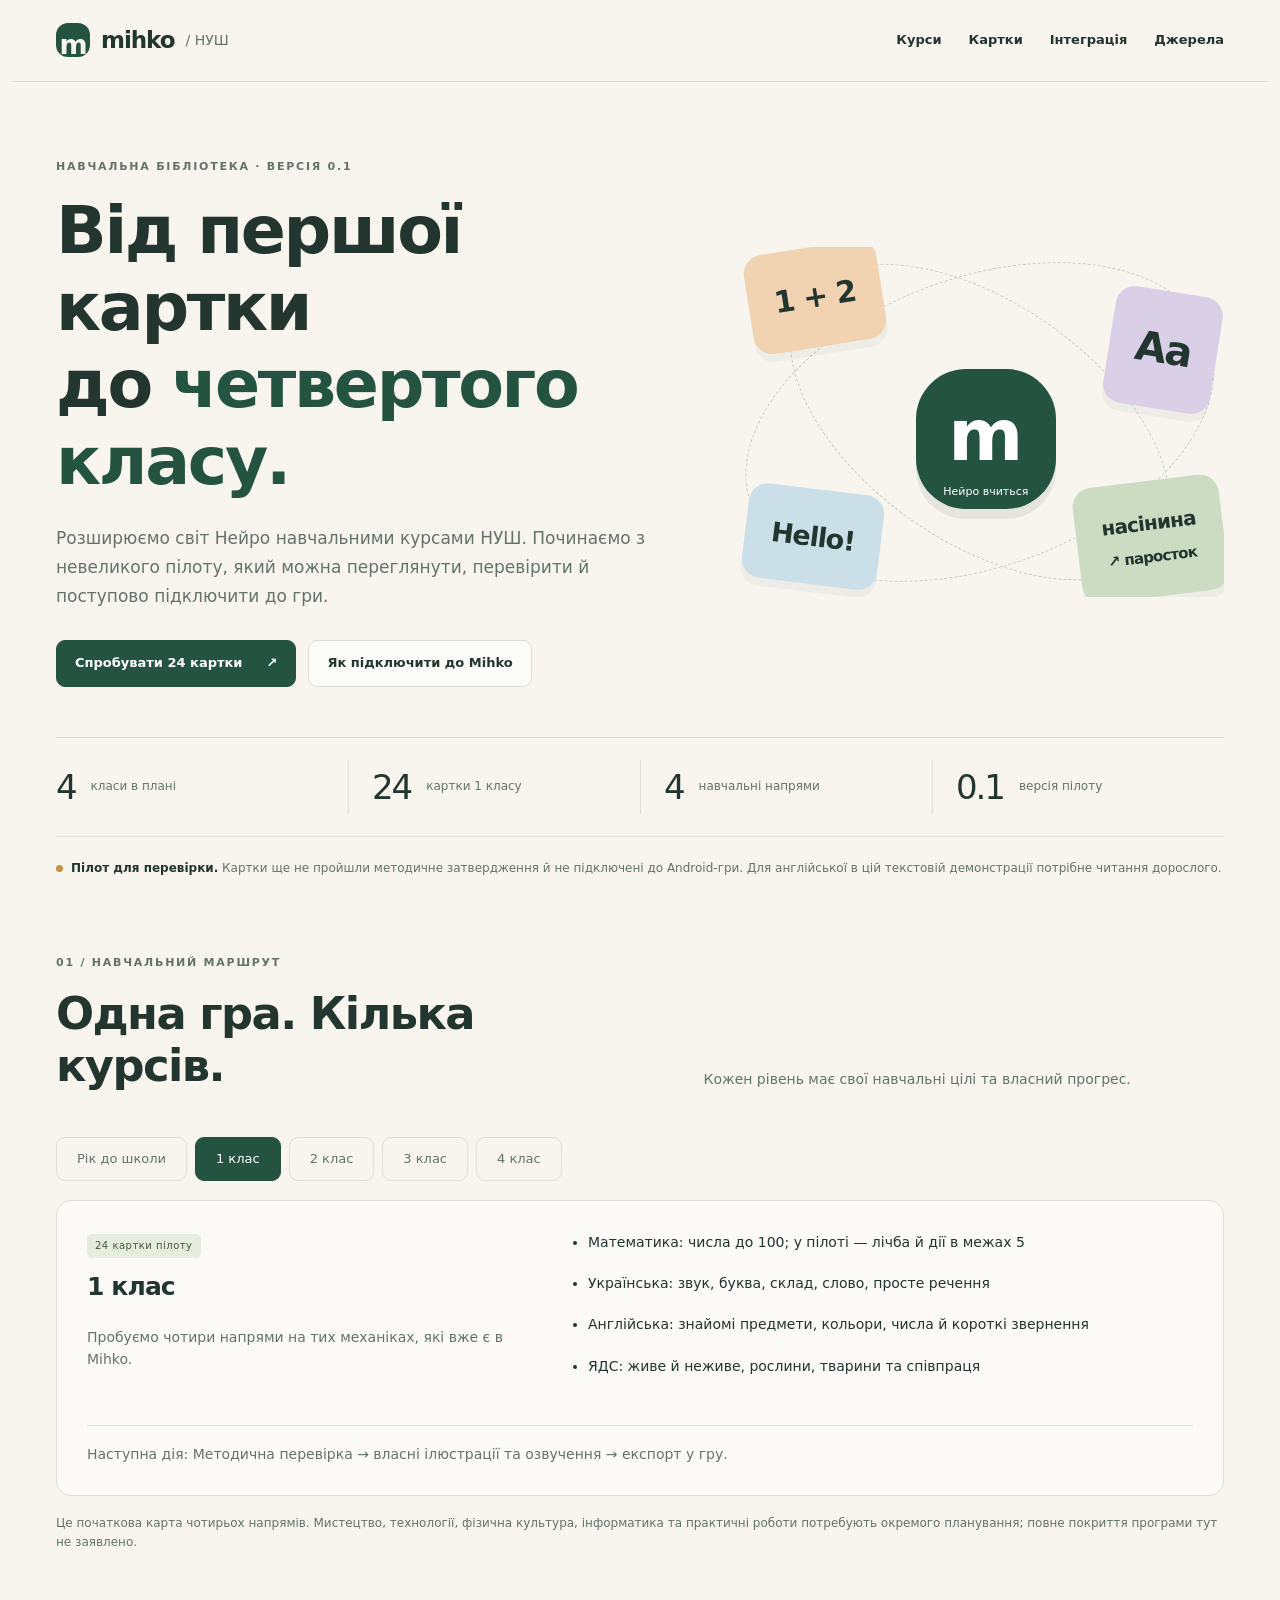
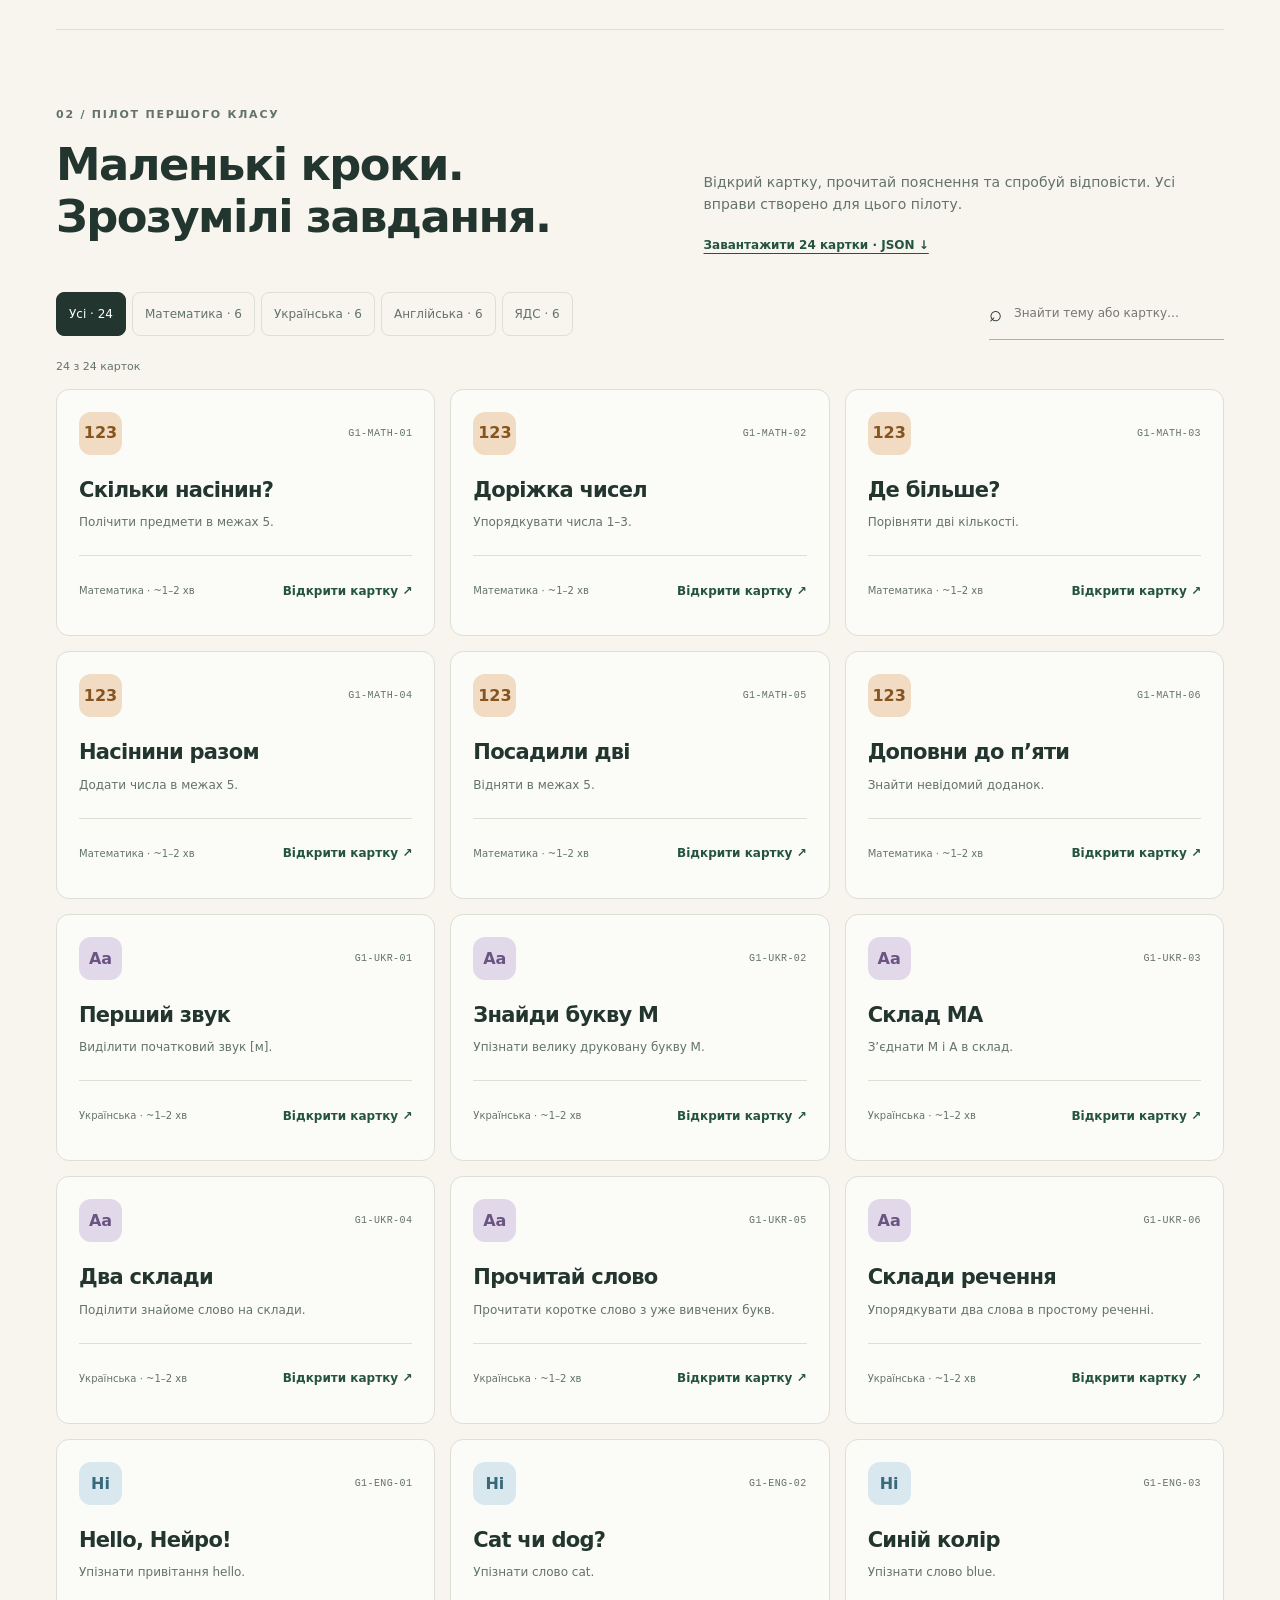
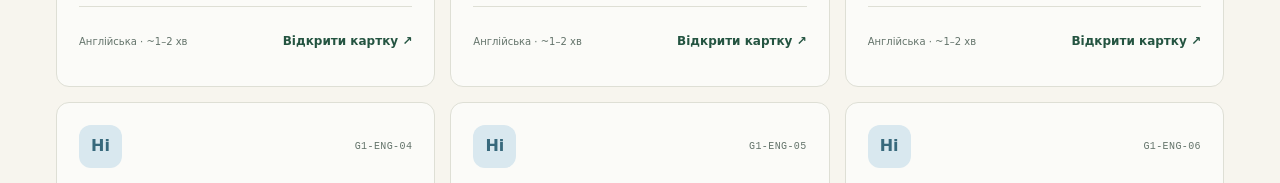
<file: index.html>
<!doctype html><html lang="uk"><meta charset="utf-8"><meta name="viewport" content="width=device-width,initial-scale=1"><meta http-equiv="refresh" content="0;url=./nush/"><title>Mihko · НУШ</title><a href="./nush/">Відкрити НУШ у Mihko →</a></html>
</file>
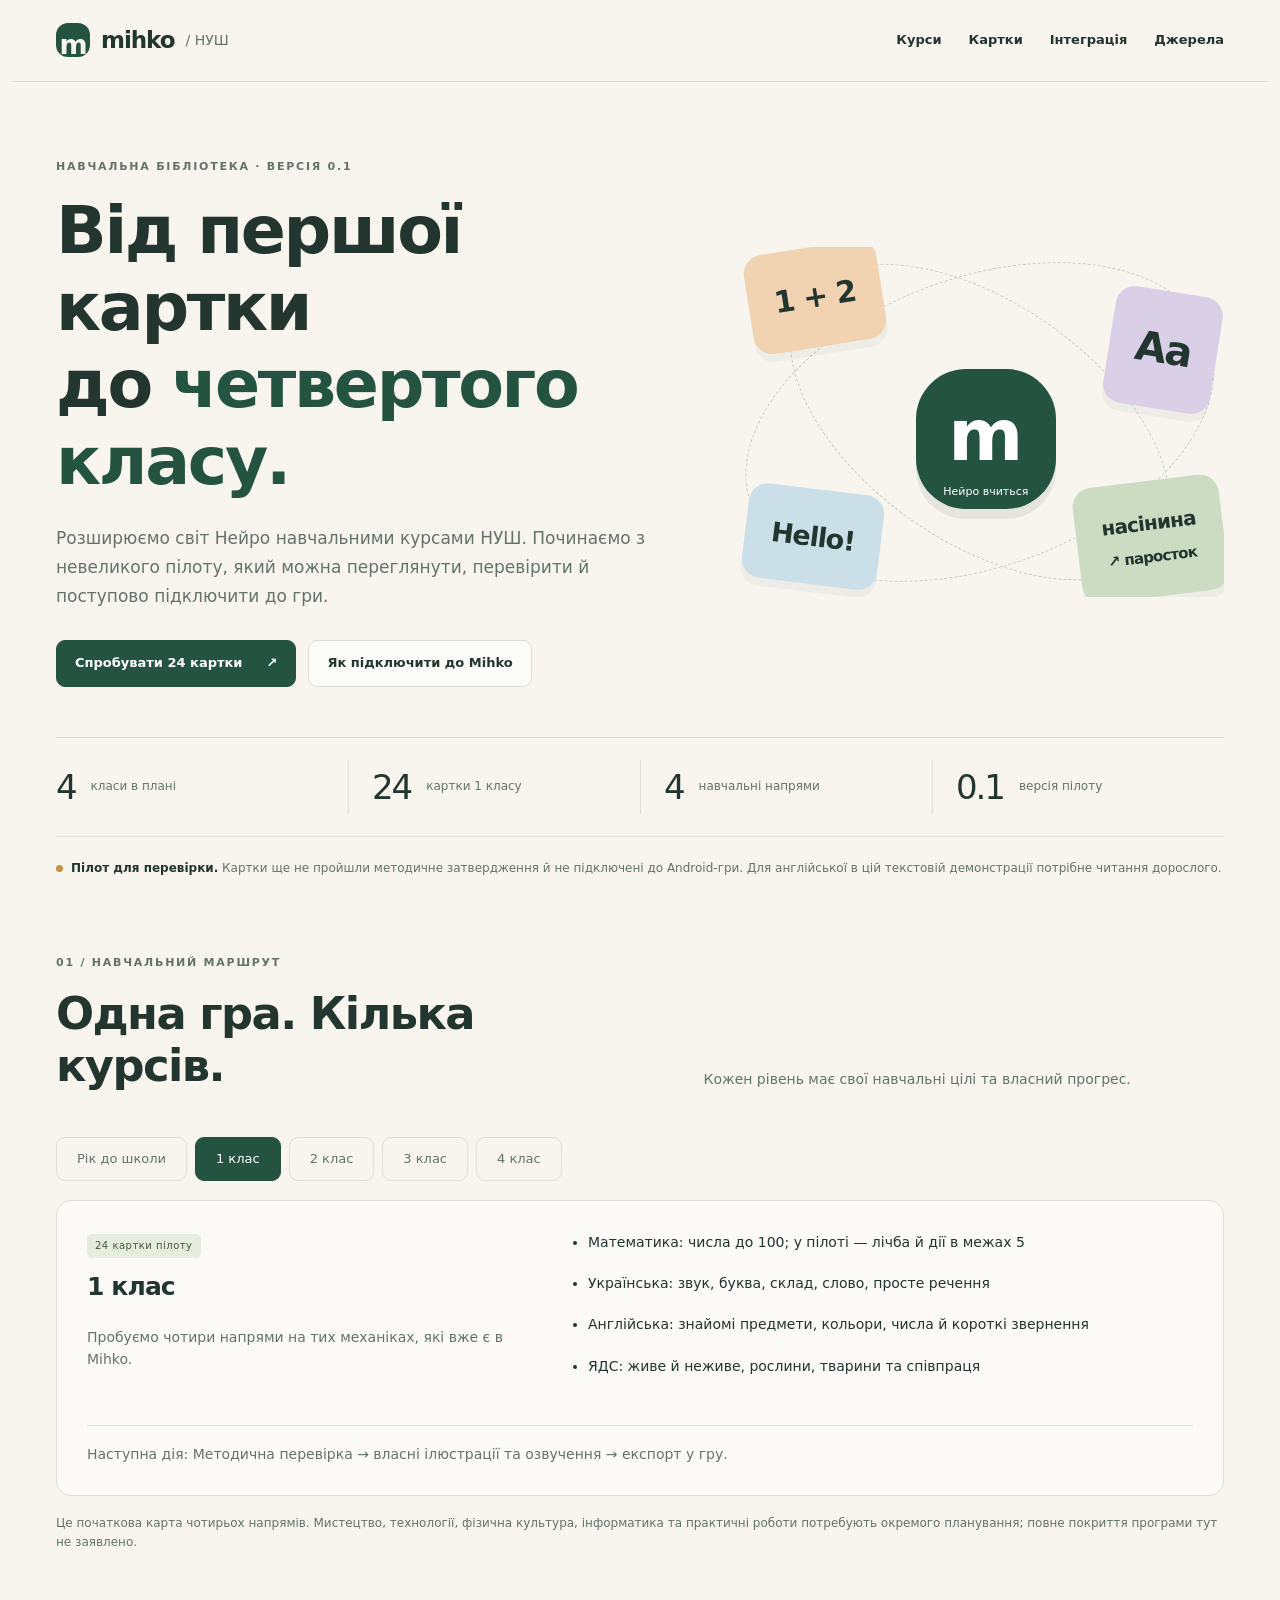
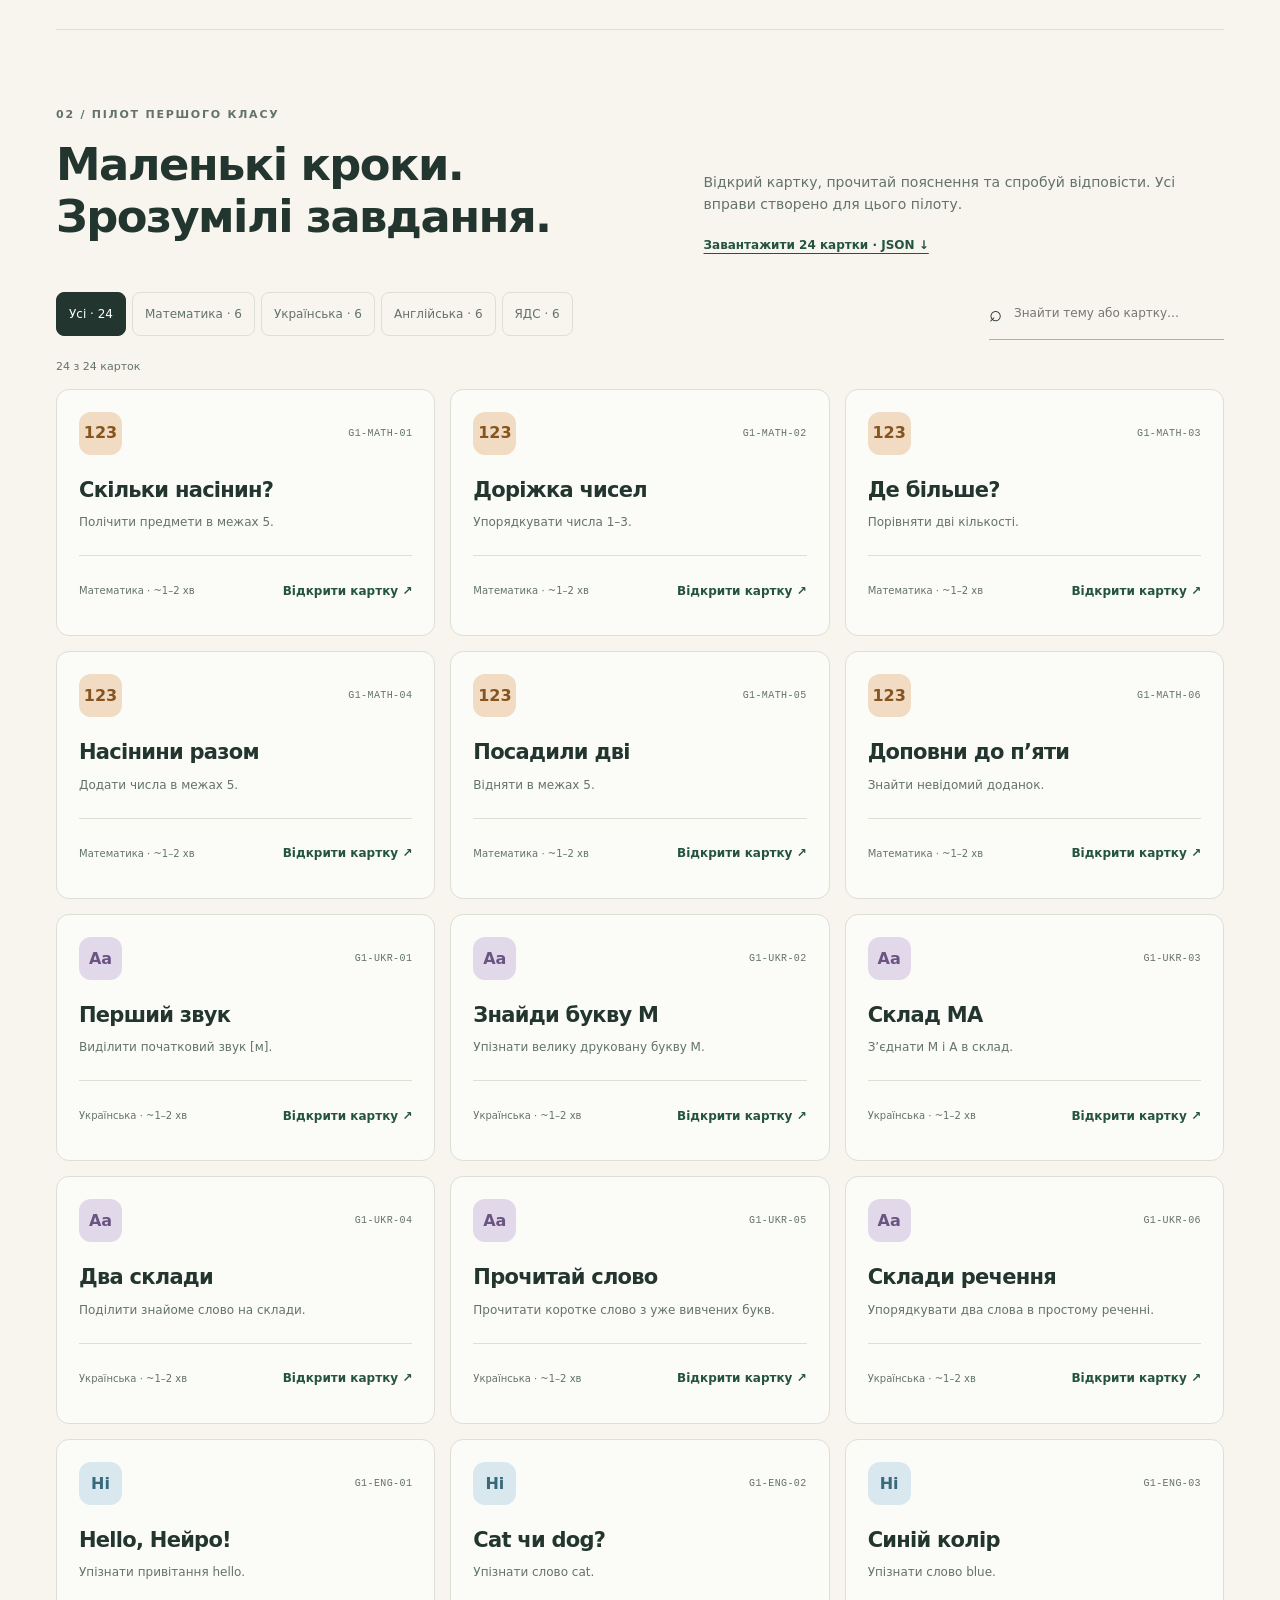
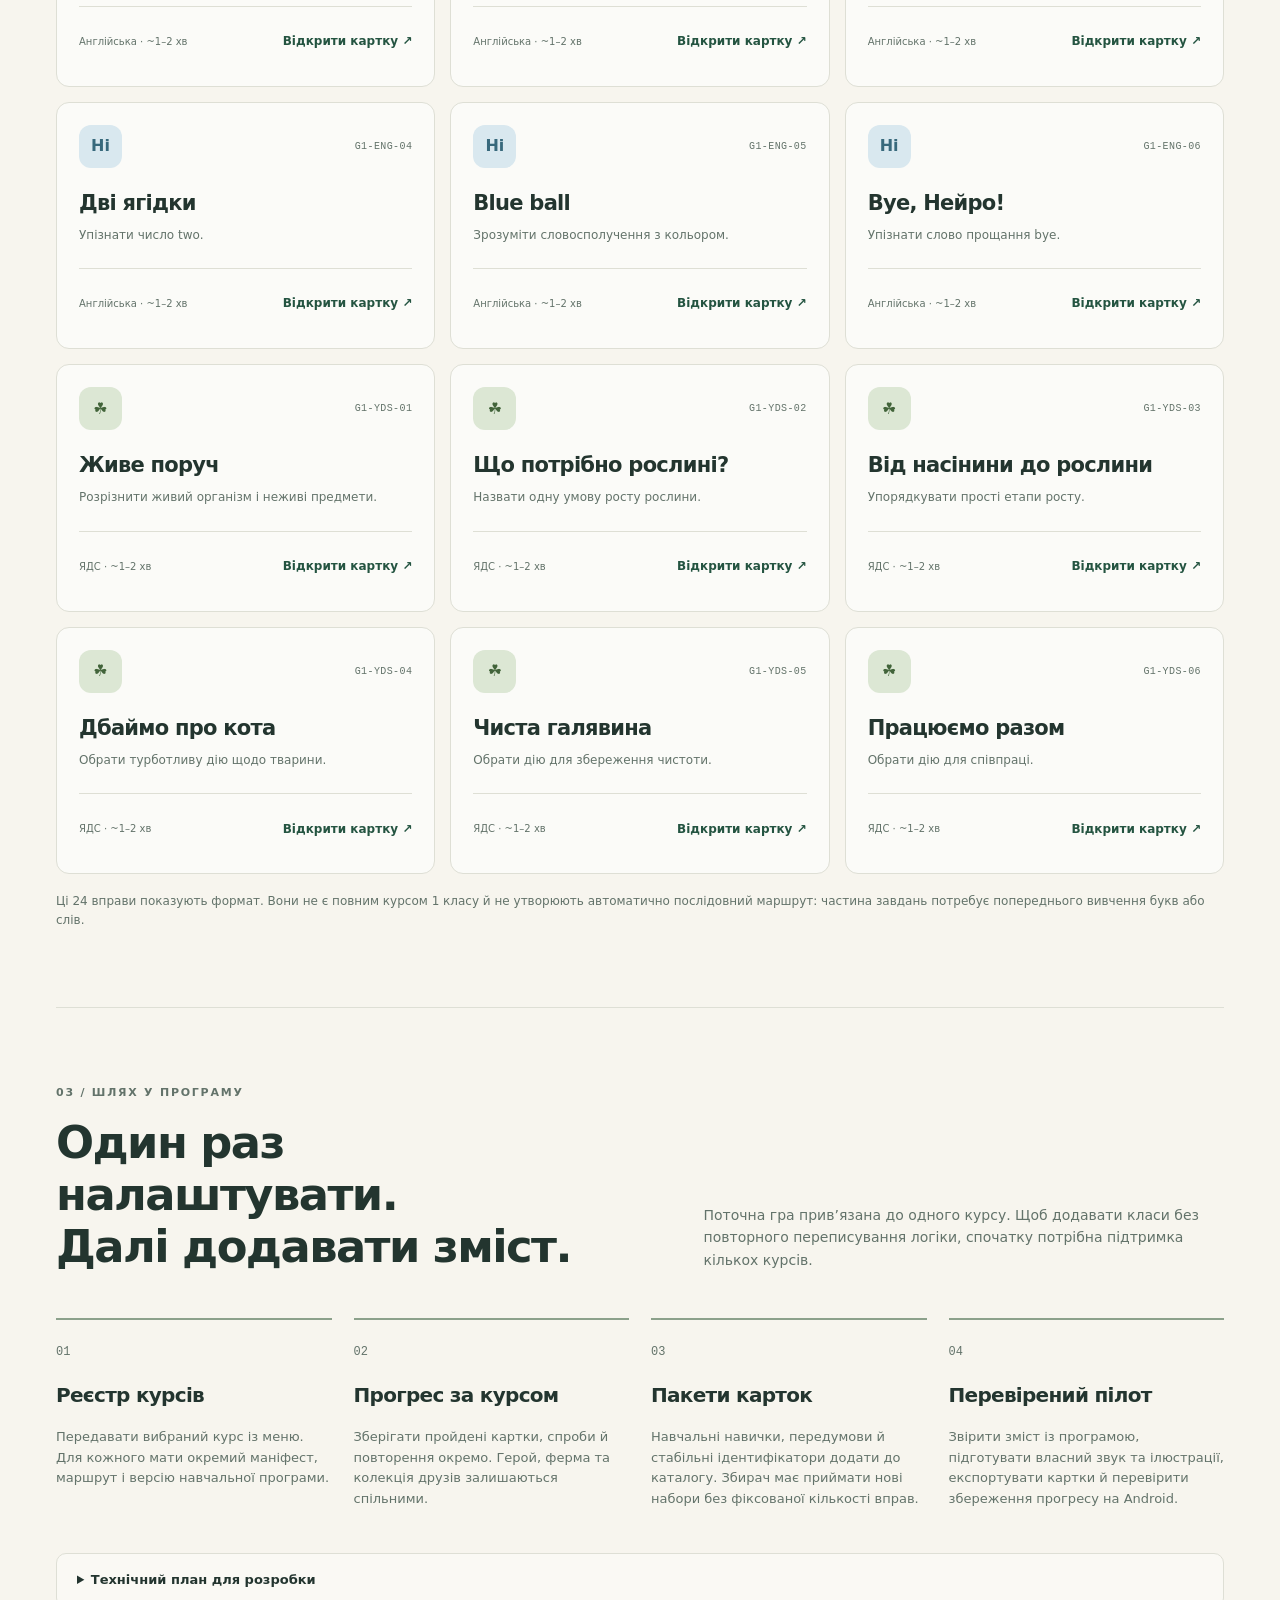
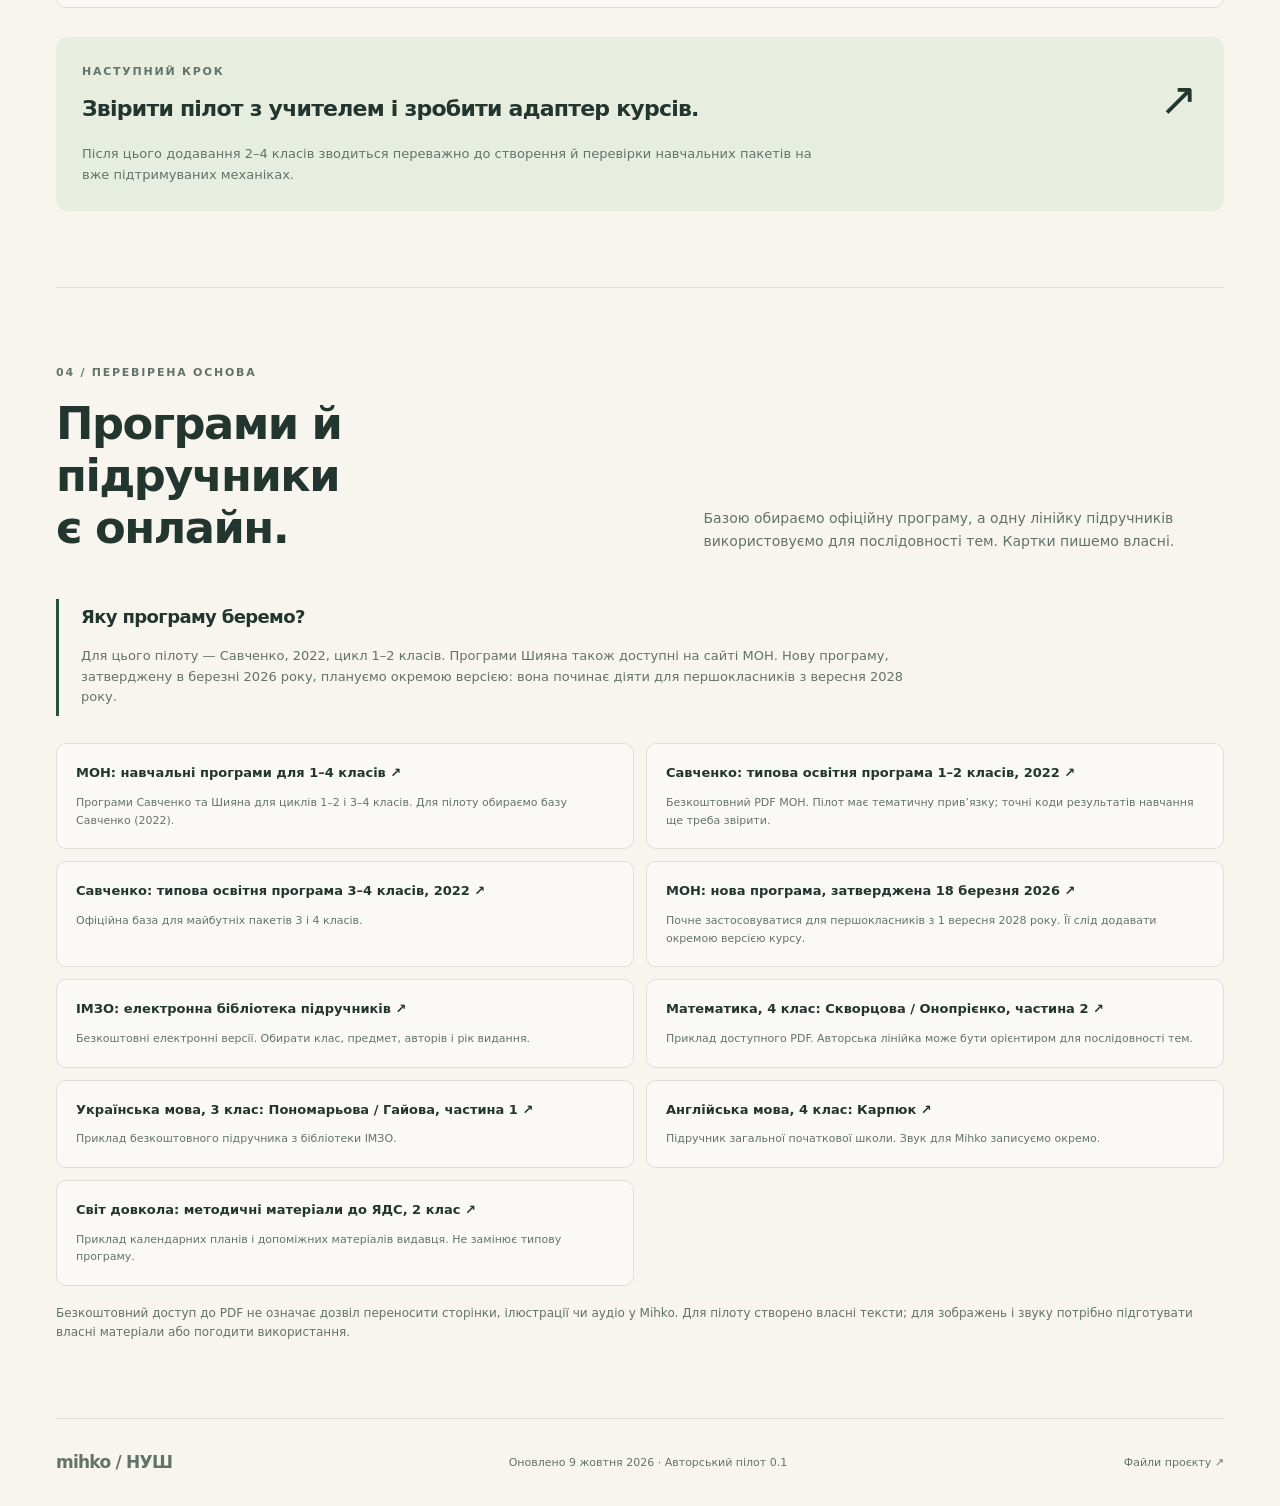
<file: nush/index.html>
<!doctype html>
<html lang="uk">
<head>
<meta charset="utf-8"><meta name="viewport" content="width=device-width, initial-scale=1">
<meta name="theme-color" content="#f6f3eb">
<title>НУШ у Mihko — від першої картки до 4 класу</title>
<meta name="description" content="План розвитку Mihko для 1–4 класів, офіційні джерела НУШ і 24 авторські картки пілоту 1 класу.">
<link rel="stylesheet" href="styles.css"><script src="app.js" defer></script>
</head>
<body>
<a class="skip" href="#main">Перейти до вмісту</a>
<header class="topbar"><a class="brand" href="./"><span class="brand-mark">m</span>mihko <span class="brand-section">/ НУШ</span></a><nav aria-label="Розділи"><a href="#courses">Курси</a><a href="#pilot">Картки</a><a href="#integration">Інтеграція</a><a href="#sources">Джерела</a></nav></header>
<main id="main">
<section class="hero">
<div><p class="eyebrow">Навчальна бібліотека · версія 0.1</p><h1>Від першої картки<br>до <span>четвертого класу.</span></h1><p class="lead">Розширюємо світ Нейро навчальними курсами НУШ. Починаємо з невеликого пілоту, який можна переглянути, перевірити й поступово підключити до гри.</p><div class="hero-actions"><a class="button primary" href="#pilot">Спробувати 24 картки <span aria-hidden="true">↗</span></a><a class="button secondary" href="#integration">Як підключити до Mihko</a></div></div>
<div class="hero-art" aria-hidden="true"><div class="orbit orbit-one"></div><div class="orbit orbit-two"></div><div class="tile tile-math">1 + 2</div><div class="tile tile-ua">Аа</div><div class="tile tile-en">Hello!</div><div class="tile tile-world">насінина<br><span>↗ паросток</span></div><div class="center-token">m<span>Нейро вчиться</span></div></div>
</section>
<div class="facts"><div><strong>4</strong><span>класи в плані</span></div><div><strong>24</strong><span>картки 1 класу</span></div><div><strong>4</strong><span>навчальні напрями</span></div><div><strong>0.1</strong><span>версія пілоту</span></div></div>
<p class="status-note"><span class="status-dot"></span><strong>Пілот для перевірки.</strong> Картки ще не пройшли методичне затвердження й не підключені до Android-гри. Для англійської в цій текстовій демонстрації потрібне читання дорослого.</p>

<section id="courses" class="section">
<div class="section-heading"><div><p class="eyebrow">01 / навчальний маршрут</p><h2>Одна гра. Кілька курсів.</h2></div><p>Кожен рівень має свої навчальні цілі та власний прогрес.</p></div>
<div id="course-tabs" class="course-tabs" role="tablist" aria-label="Оберіть курс"></div>
<div id="course-panel" class="course-panel" role="tabpanel" tabindex="0"></div>
<p class="muted">Це початкова карта чотирьох напрямів. Мистецтво, технології, фізична культура, інформатика та практичні роботи потребують окремого планування; повне покриття програми тут не заявлено.</p>
</section>

<section id="pilot" class="section">
<div class="section-heading"><div><p class="eyebrow">02 / пілот першого класу</p><h2>Маленькі кроки.<br>Зрозумілі завдання.</h2></div><div><p>Відкрий картку, прочитай пояснення та спробуй відповісти. Усі вправи створено для цього пілоту.</p><a class="download" href="pilot.json" download="mihko-grade1-pilot.json">Завантажити 24 картки · JSON ↓</a></div></div>
<div class="filters"><div id="subject-filters" class="subject-filters" role="group" aria-label="Навчальний напрям"></div><label class="search"><span aria-hidden="true">⌕</span><input id="search" type="search" placeholder="Знайти тему або картку…" aria-label="Пошук карток"></label></div>
<div class="result-line"><p id="result-count" role="status" aria-live="polite"></p><button id="reset-filters" class="text-button" type="button" hidden>Скинути фільтри</button></div>
<div id="cards" class="cards"></div><p id="empty" class="empty" hidden>Карток за цим запитом немає. Спробуй інший запит.</p>
<p class="muted">Ці 24 вправи показують формат. Вони не є повним курсом 1 класу й не утворюють автоматично послідовний маршрут: частина завдань потребує попереднього вивчення букв або слів.</p>
</section>

<section id="integration" class="section integration">
<div class="section-heading"><div><p class="eyebrow">03 / шлях у програму</p><h2>Один раз налаштувати.<br>Далі додавати зміст.</h2></div><p>Поточна гра прив’язана до одного курсу. Щоб додавати класи без повторного переписування логіки, спочатку потрібна підтримка кількох курсів.</p></div>
<div class="steps">
<article><span class="step-number">01</span><h3>Реєстр курсів</h3><p>Передавати вибраний курс із меню. Для кожного мати окремий маніфест, маршрут і версію навчальної програми.</p></article>
<article><span class="step-number">02</span><h3>Прогрес за курсом</h3><p>Зберігати пройдені картки, спроби й повторення окремо. Герой, ферма та колекція друзів залишаються спільними.</p></article>
<article><span class="step-number">03</span><h3>Пакети карток</h3><p>Навчальні навички, передумови й стабільні ідентифікатори додати до каталогу. Збирач має приймати нові набори без фіксованої кількості вправ.</p></article>
<article><span class="step-number">04</span><h3>Перевірений пілот</h3><p>Звірити зміст із програмою, підготувати власний звук та ілюстрації, експортувати картки й перевірити збереження прогресу на Android.</p></article>
</div>
<details class="technical"><summary>Технічний план для розробки</summary><div class="technical-body">
<p>Рекомендована структура: реєстр <code>courses</code>, окремі <code>manifest</code>, <code>route</code> та <code>curriculum</code> для кожного курсу. Прогрес — у <code>progressByCourse[courseId]</code>; активна пригода також зберігає свій <code>courseId</code>.</p>
<div class="table-wrap"><table><thead><tr><th>Зараз у Mihko</th><th>Одноразова зміна</th></tr></thead><tbody>
<tr><td><code>neuro_start.gd</code>: доступний лише «Рік до школи»</td><td>Передавати <code>courseId</code> і відкривати лише готові курси</td></tr>
<tr><td><code>game.gd</code>: один <code>data/course.json</code></td><td>Завантажувати пакет із реєстру курсів</td></tr>
<tr><td><code>course_state.gd</code>: прогрес і міграції для фіксованих маршрутів</td><td>Мігрувати дошкільний прогрес без зміни старих ID; ізолювати маршрути класів</td></tr>
<tr><td><code>build_course.py</code>, <code>card_compiler.py</code>: відомі набори й обмеження</td><td>Приймати новий маніфест, типи та метадані; перевіряти за версією схеми</td></tr>
<tr><td><code>build_parent_catalog.py</code>: фіксовані 107 карток</td><td>Формувати звіт за курсом і навичкою</td></tr>
</tbody></table></div>
<p>У пілоті використано вибір відповіді, лічбу та порядок. Вебперегляд показує ці дії кнопками; остаточний експорт має зберігати формат чинного рушія. <code>pilot.json</code> — формат авторського каталогу, його не можна просто замінити на <code>game3d/data/course.json</code>.</p>
<p>Нові ID мають вигляд <code>G1-MATH-01</code>. Передумови — посилання на картки плюс знання, зазначені в поясненні. Коди <code>skillId</code> тут внутрішні; це не офіційні коди МОН.</p>
<p>Для довільного письма, диктанту, усного мовлення й перевірки відкритої відповіді потрібні додаткові механіки. Готовність нового класу перевіряється перед відкриттям його кнопки в меню.</p>
</div></details>
<div class="next-step"><div><p class="eyebrow">Наступний крок</p><h3>Звірити пілот з учителем і зробити адаптер курсів.</h3><p>Після цього додавання 2–4 класів зводиться переважно до створення й перевірки навчальних пакетів на вже підтримуваних механіках.</p></div><span class="next-arrow" aria-hidden="true">↗</span></div>
</section>

<section id="sources" class="section">
<div class="section-heading"><div><p class="eyebrow">04 / перевірена основа</p><h2>Програми й підручники<br>є онлайн.</h2></div><p>Базою обираємо офіційну програму, а одну лінійку підручників використовуємо для послідовності тем. Картки пишемо власні.</p></div>
<div class="source-callout"><h3>Яку програму беремо?</h3><p>Для цього пілоту — Савченко, 2022, цикл 1–2 класів. Програми Шияна також доступні на сайті МОН. Нову програму, затверджену в березні 2026 року, плануємо окремою версією: вона починає діяти для першокласників з вересня 2028 року.</p></div>
<div id="source-list" class="source-list"></div>
<p class="muted">Безкоштовний доступ до PDF не означає дозвіл переносити сторінки, ілюстрації чи аудіо у Mihko. Для пілоту створено власні тексти; для зображень і звуку потрібно підготувати власні матеріали або погодити використання.</p>
</section>
<footer><a class="brand" href="./">mihko / НУШ</a><span>Оновлено 9 жовтня 2026 · Авторський пілот 0.1</span><a href="https://github.com/neurolutionary/mihko-nush/tree/main/nush">Файли проєкту ↗</a></footer>
<noscript><p class="load-error">Для інтерактивних карток увімкни JavaScript. <a href="pilot.json">Завантажити весь пілот</a>.</p></noscript>
<p id="load-error" class="load-error" role="alert" hidden></p>
</main>
<dialog id="card-dialog" aria-labelledby="dialog-title">
<div class="dialog-head"><span id="dialog-subject" class="eyebrow"></span><button id="close-dialog" class="close" type="button" aria-label="Закрити картку">✕</button></div>
<p id="dialog-id" class="card-id"></p><h2 id="dialog-title"></h2><p id="dialog-goal" class="dialog-goal"></p>
<div class="teach"><strong>Спочатку дізнайся</strong><p id="dialog-teach"></p></div>
<h3 id="dialog-prompt" class="prompt"></h3><p id="order-note" class="muted" hidden>Натискай по черзі. Після останнього вибору перевіримо порядок.</p>
<div id="answer-options" class="answer-options"></div><p id="feedback" class="feedback" role="status" aria-live="polite"></p>
<div class="exercise-actions"><button id="hint-button" class="button secondary" type="button">Підказка</button><button id="try-again" class="text-button" type="button" hidden>Спробувати ще раз</button></div><p id="hint" class="hint" hidden></p>
<details class="method"><summary>Для дорослого: мета й передумови</summary><div><p><strong>Простіший варіант:</strong> <span id="dialog-easier"></span></p><p><strong>Потрібно раніше:</strong> <span id="dialog-prerequisites"></span></p><p><strong>Навичка:</strong> <code id="dialog-skill"></code></p><p><strong>Програма:</strong> <a id="dialog-source"></a>. Тематична прив’язка; офіційні коди результатів ще не звірено.</p><p>Авторська чернетка. Ілюстрації, озвучення та експорт для Android ще не підготовлені.</p></div></details>
</dialog>
</body></html>
</file>
<file: nush/styles.css>
:root{--ink:#23352f;--muted:#63736a;--paper:#f7f5ee;--line:#dedfd5;--green:#245441;--orange:#d88b47;--purple:#88709e;--blue:#5a86a6}
*{box-sizing:border-box}html{scroll-behavior:smooth;scroll-padding-top:90px}body{margin:0;background:var(--paper);color:var(--ink);font:16px/1.6 system-ui,-apple-system,"Segoe UI",sans-serif}a{color:inherit}button,input{font:inherit}button,a,input,summary{-webkit-tap-highlight-color:transparent}button{cursor:pointer}a:focus-visible,button:focus-visible,input:focus-visible,summary:focus-visible{outline:3px solid #bc702c;outline-offset:4px}button:disabled{cursor:default}h1,h2,h3,p{margin-top:0}h1,h2,h3{line-height:1.16;letter-spacing:-.035em}h1{font-size:clamp(2.6rem,5.2vw,4.55rem);font-weight:650;margin-bottom:24px}h1 span{color:var(--green)}h2{font-size:clamp(2rem,3.5vw,2.9rem);font-weight:600;margin-bottom:14px}h3{font-size:1.25rem;font-weight:650}p{margin-bottom:16px}.eyebrow{font-size:11px;letter-spacing:.16em;text-transform:uppercase;font-weight:750;color:var(--muted)}.skip{position:absolute;left:20px;top:-70px;z-index:20;background:white;padding:10px}.skip:focus{top:10px}
.topbar{height:82px;max-width:1256px;margin:auto;padding:0 44px;display:flex;align-items:center;justify-content:space-between;border-bottom:1px solid var(--line);gap:24px}.brand{text-decoration:none;font-size:23px;font-weight:750;letter-spacing:-.045em;display:flex;align-items:center;gap:11px}.brand-mark{display:grid;place-items:center;width:34px;height:34px;border-radius:12px;background:var(--green);color:#f7f5ee;font-size:27px}.brand-section{font-size:14px;font-weight:500;letter-spacing:0;color:var(--muted)}nav{display:flex;gap:27px;font-size:13px;font-weight:600}nav a{text-decoration:none}nav a:hover{text-decoration:underline}
main{max-width:1256px;margin:auto;padding:0 44px}.hero{display:grid;grid-template-columns:1.3fr 1fr;gap:46px;padding:76px 0 50px;align-items:center}.lead{font-size:17px;color:var(--muted);max-width:600px;line-height:1.7}.hero-actions{display:flex;gap:12px;flex-wrap:wrap;margin-top:29px}.button{display:inline-flex;align-items:center;justify-content:center;gap:24px;padding:12px 18px;border-radius:9px;text-decoration:none;font-size:13px;font-weight:650;min-height:44px;border:1px solid var(--line);background:transparent}.primary{background:var(--green);color:#fff;border-color:var(--green)}.primary:hover{background:#163e2d}.secondary{background:#fff9}.secondary:hover{background:white}
.hero-art{position:relative;height:350px;overflow:clip}.orbit{position:absolute;border:1px dashed #bfccbd;border-radius:50%;inset:30px 0;transform:rotate(-20deg)}.orbit-two{inset:55px 28px;transform:rotate(35deg)}.tile{position:absolute;border-radius:19px;padding:26px;text-align:center;box-shadow:0 8px 0 #24382e0b;font-size:30px;font-weight:650;letter-spacing:-.04em}.tile-math{background:#f1d3b2;top:0;left:12px;transform:rotate(-9deg)}.tile-ua{background:#d9cfe6;right:7px;top:44px;transform:rotate(9deg);font-size:41px}.tile-en{background:#cbdfe9;left:9px;bottom:13px;transform:rotate(7deg);font-size:27px}.tile-world{background:#cbdcc3;right:0;bottom:0;transform:rotate(-7deg);font-size:20px}.tile-world span{font-size:15px}.center-token{position:absolute;top:122px;left:44%;transform:translateX(-25%);display:flex;flex-direction:column;align-items:center;justify-content:center;background:var(--green);color:#fff;width:140px;height:140px;border-radius:50px;font-size:72px;font-weight:700;box-shadow:0 10px 0 #19362a15}.center-token span{font-size:11px;font-weight:500;margin-top:-10px}
.facts{display:grid;grid-template-columns:repeat(4,1fr);border-top:1px solid var(--line);border-bottom:1px solid var(--line);padding:22px 0}.facts div{display:flex;align-items:center;gap:15px;padding-left:23px;border-left:1px solid var(--line)}.facts div:first-child{padding-left:0;border:0}.facts strong{font-size:34px;font-weight:500;letter-spacing:-.06em}.facts span{font-size:12px;color:var(--muted)}.status-note{font-size:12px;margin:22px 0 0;color:var(--muted)}.status-note strong{color:var(--ink)}.status-dot{display:inline-block;width:7px;height:7px;background:#c8903e;border-radius:50%;margin-right:8px}.section{padding:76px 0;border-bottom:1px solid var(--line)}.section-heading{display:grid;grid-template-columns:1.1fr 1fr;gap:75px;align-items:end;margin-bottom:31px}.section-heading>p,.section-heading>div>p:not(.eyebrow){color:var(--muted);font-size:14px}.muted{color:var(--muted);font-size:12px;margin:18px 0 0}
.course-tabs{display:flex;gap:8px;flex-wrap:wrap;margin-bottom:19px}.course-tabs button{border:1px solid var(--line);background:transparent;border-radius:9px;padding:10px 20px;font-size:13px;color:var(--muted);min-height:44px}.course-tabs button[aria-selected=true]{background:var(--green);color:white;border-color:var(--green)}.course-panel{background:#fff8;border:1px solid var(--line);border-radius:15px;padding:30px;display:grid;grid-template-columns:1fr 1.4fr;gap:38px}.course-panel h3{font-size:25px}.badge{display:inline-block;font-size:10px;letter-spacing:.05em;border-radius:5px;padding:4px 8px;background:#e6eddf;color:#42583d;margin-bottom:14px}.course-panel p{font-size:14px;color:var(--muted)}.course-panel ul{margin:0;padding-left:18px;display:grid;gap:9px;font-size:14px}.course-next{grid-column:1/-1;border-top:1px solid var(--line);padding-top:17px;margin:0!important}.download{font-size:12px;color:var(--green);font-weight:650;text-underline-offset:4px}.filters{display:flex;justify-content:space-between;align-items:center;gap:22px}.subject-filters{display:flex;gap:6px;flex-wrap:wrap}.subject-filters button{padding:8px 12px;min-height:44px;background:transparent;border:1px solid var(--line);border-radius:8px;color:var(--muted);font-size:12px}.subject-filters button[aria-pressed=true]{background:var(--ink);color:white;border-color:var(--ink)}.search{display:flex;align-items:center;gap:10px;border-bottom:1px solid #a9b2a6;padding:8px 0;min-width:235px}.search span{font-size:22px}.search input{border:0;background:none;width:100%;font-size:12px;color:var(--ink);outline-offset:6px}.result-line{display:flex;justify-content:space-between;align-items:center;margin:18px 0 13px;font-size:11px;color:var(--muted)}.result-line p{margin:0}.text-button{border:0;background:none;text-decoration:underline;text-underline-offset:4px;font-size:12px;color:var(--green);padding:9px;min-height:44px}.cards{display:grid;grid-template-columns:repeat(3,1fr);gap:15px}.card{border:1px solid var(--line);border-radius:13px;padding:22px;background:#fff9;display:flex;flex-direction:column;transition:transform .15s,border-color .15s}.card:hover{transform:translateY(-3px);border-color:#9da99b}.card-top{display:flex;align-items:center;justify-content:space-between;margin-bottom:23px}.subject-icon{width:43px;height:43px;display:grid;place-items:center;border-radius:12px;font-size:16px;font-weight:650}.orange{background:#f2dbc3;color:#85541f}.purple{background:#e1d9ea;color:#6b5482}.blue{background:#d9e8ef;color:#38697c}.green{background:#dce7d4;color:#42643a}.card-id{font:10px/1.5 ui-monospace,monospace;color:var(--muted);letter-spacing:.04em}.card h3{font-size:21px;margin-bottom:11px}.card p{font-size:12px;color:var(--muted);margin-bottom:23px}.card-bottom{margin-top:auto;display:flex;justify-content:space-between;align-items:center;border-top:1px solid var(--line);padding-top:13px;gap:12px}.card-bottom span{font-size:10px;color:var(--muted)}.open-card{border:0;background:none;color:var(--green);font-size:12px;font-weight:700;padding:8px 0;min-height:44px}.empty{text-align:center;padding:30px;border:1px dashed var(--line);border-radius:12px}
.steps{display:grid;grid-template-columns:repeat(4,1fr);gap:22px}.steps article{border-top:2px solid #8ca18b;padding-top:17px}.step-number{font:12px ui-monospace,monospace;color:var(--muted)}.steps h3{margin-top:21px}.steps p{font-size:13px;color:var(--muted)}.technical{border:1px solid var(--line);border-radius:10px;margin-top:27px;background:#fff5}.technical summary,.method summary{padding:16px 20px;cursor:pointer;font-size:13px;font-weight:650}.technical-body{padding:0 20px 15px;font-size:13px}.technical-body p{margin-top:16px}.table-wrap{overflow:auto}table{width:100%;border-collapse:collapse;font-size:12px}td,th{text-align:left;padding:13px;vertical-align:top;border:1px solid var(--line)}th{background:#e8ecdf}code{font:11px ui-monospace,monospace;overflow-wrap:anywhere}.next-step{background:#e8eedf;padding:26px;border-radius:12px;display:flex;justify-content:space-between;gap:30px;margin-top:29px}.next-step h3{font-size:22px;max-width:700px}.next-step p:not(.eyebrow){font-size:13px;color:var(--muted);max-width:760px;margin-bottom:0}.next-arrow{font-size:46px;font-weight:300}
.source-callout{border-left:3px solid var(--green);padding:8px 0 8px 22px;margin-bottom:27px}.source-callout h3{font-size:18px}.source-callout p{font-size:13px;color:var(--muted);max-width:850px;margin-bottom:0}.source-list{display:grid;grid-template-columns:1fr 1fr;gap:12px}.source-item{background:#fff6;border:1px solid var(--line);border-radius:10px;padding:19px}.source-item a{font-size:13px;font-weight:650;text-decoration:none;display:block}.source-item a:hover{text-decoration:underline}.source-item p{font-size:11px;color:var(--muted);margin:10px 0 0}footer{display:flex;justify-content:space-between;align-items:center;gap:20px;padding:30px 0;font-size:11px;color:var(--muted)}footer .brand{font-size:17px}footer>a:last-child{text-decoration:none}.load-error{padding:20px;background:#f3dfd6;border-radius:10px}
dialog{border:1px solid var(--line);border-radius:20px;background:var(--paper);color:var(--ink);max-width:650px;width:calc(100% - 32px);padding:28px;max-height:90vh;overflow:auto}dialog::backdrop{background:#182c246b;backdrop-filter:blur(4px)}.dialog-head{display:flex;justify-content:space-between;align-items:center}.close{width:44px;height:44px;border:1px solid var(--line);border-radius:50%;background:none;color:var(--ink)}.dialog-head .eyebrow{margin:0}dialog .card-id{margin:3px 0 12px}dialog h2{font-size:30px}.dialog-goal{font-size:13px;color:var(--muted)}.teach{padding:18px 20px;border-radius:11px;background:#e7eddf;font-size:14px;margin:25px 0}.teach strong{font-size:11px;letter-spacing:.06em;text-transform:uppercase}.teach p{margin:7px 0 0}.prompt{font-size:20px;line-height:1.5;letter-spacing:-.02em}.answer-options{display:grid;gap:10px}.answer-options button{padding:13px 17px;border:1px solid #aebcad;border-radius:9px;background:#fff9;color:var(--ink);font-size:17px;text-align:left;min-height:50px}.answer-options button:hover:not(:disabled){background:#e8eedf}.answer-options button.picked{border-color:var(--green);background:#dae8d5}.answer-options button.correct{border-color:var(--green);background:#dae8d5}.answer-options button.wrong{border-color:#b87560;background:#f1ded7}.answer-options button:disabled{color:var(--ink);opacity:1}.feedback{min-height:25px;font-size:13px;font-weight:650;margin:15px 0}.exercise-actions{display:flex;align-items:center;gap:14px}.hint{padding:14px 17px;background:#f0e3cc;border-radius:8px;font-size:13px;margin:13px 0}.method{border-top:1px solid var(--line);margin-top:20px}.method summary{padding-left:0}.method>div{font-size:12px;color:var(--muted)}.method p{margin:12px 0}
[hidden]{display:none!important}
@media(max-width:900px){main,.topbar{padding-left:25px;padding-right:25px}.hero{gap:20px;padding-top:50px}.hero-art{height:290px}.tile{padding:20px}.center-token{width:110px;height:110px;font-size:55px;top:109px}.tile-ua{font-size:32px}.tile-en{font-size:22px}.tile-world{font-size:16px}.facts strong{font-size:29px}.facts div{padding-left:15px;gap:10px}.section-heading{gap:35px}.cards{grid-template-columns:repeat(2,1fr)}.filters{align-items:flex-start;flex-direction:column}.search{width:100%}.steps{grid-template-columns:repeat(2,1fr);gap:25px}}
@media(max-width:600px){main,.topbar{padding-left:20px;padding-right:20px}.topbar{height:auto;min-height:75px;flex-wrap:wrap;gap:14px;padding-top:18px;padding-bottom:16px}nav{width:100%;justify-content:space-between;gap:10px;font-size:12px}.hero{grid-template-columns:1fr;padding:42px 0 30px;gap:15px}.hero h1{font-size:39px}.hero .lead{font-size:15px}.hero-art{height:275px;max-width:345px;width:100%;margin:10px auto 0}.facts{grid-template-columns:1fr 1fr;gap:18px;padding:20px 0}.facts div{border:0;padding:0}.facts span{font-size:11px}.facts strong{font-size:30px}.status-note{font-size:11px}.section{padding:49px 0}.section-heading{grid-template-columns:1fr;gap:9px;margin-bottom:25px}h2{font-size:31px}.section-heading>p{margin-bottom:0}.course-tabs button{padding:9px 14px;font-size:12px}.course-panel{grid-template-columns:1fr;padding:22px;gap:12px}.course-panel h3{font-size:23px}.course-next{font-size:12px!important}.cards{grid-template-columns:1fr}.card{padding:20px}.card-top{margin-bottom:16px}.card h3{font-size:23px}.card p{font-size:13px}.source-list{grid-template-columns:1fr}.steps{grid-template-columns:1fr}.steps h3{margin-top:12px}.next-step{padding:20px}.next-step h3{font-size:21px}.next-arrow{display:none}footer{flex-direction:column;align-items:flex-start;gap:12px;padding:24px 0}dialog{padding:20px}dialog h2{font-size:27px}}
@media(prefers-reduced-motion:reduce){html{scroll-behavior:auto}*{transition:none!important}}
@media print{.topbar nav,.hero-art,.hero-actions,.filters,.card-bottom,.download,.exercise-actions,.close{display:none}.hero,.section-heading{display:block}.section{padding:20px 0}.cards{grid-template-columns:repeat(2,1fr)}.card{break-inside:avoid}.facts{margin-bottom:20px}main{padding:0}.source-list{display:block}.source-item{break-inside:avoid;margin-bottom:10px}}
</file>
